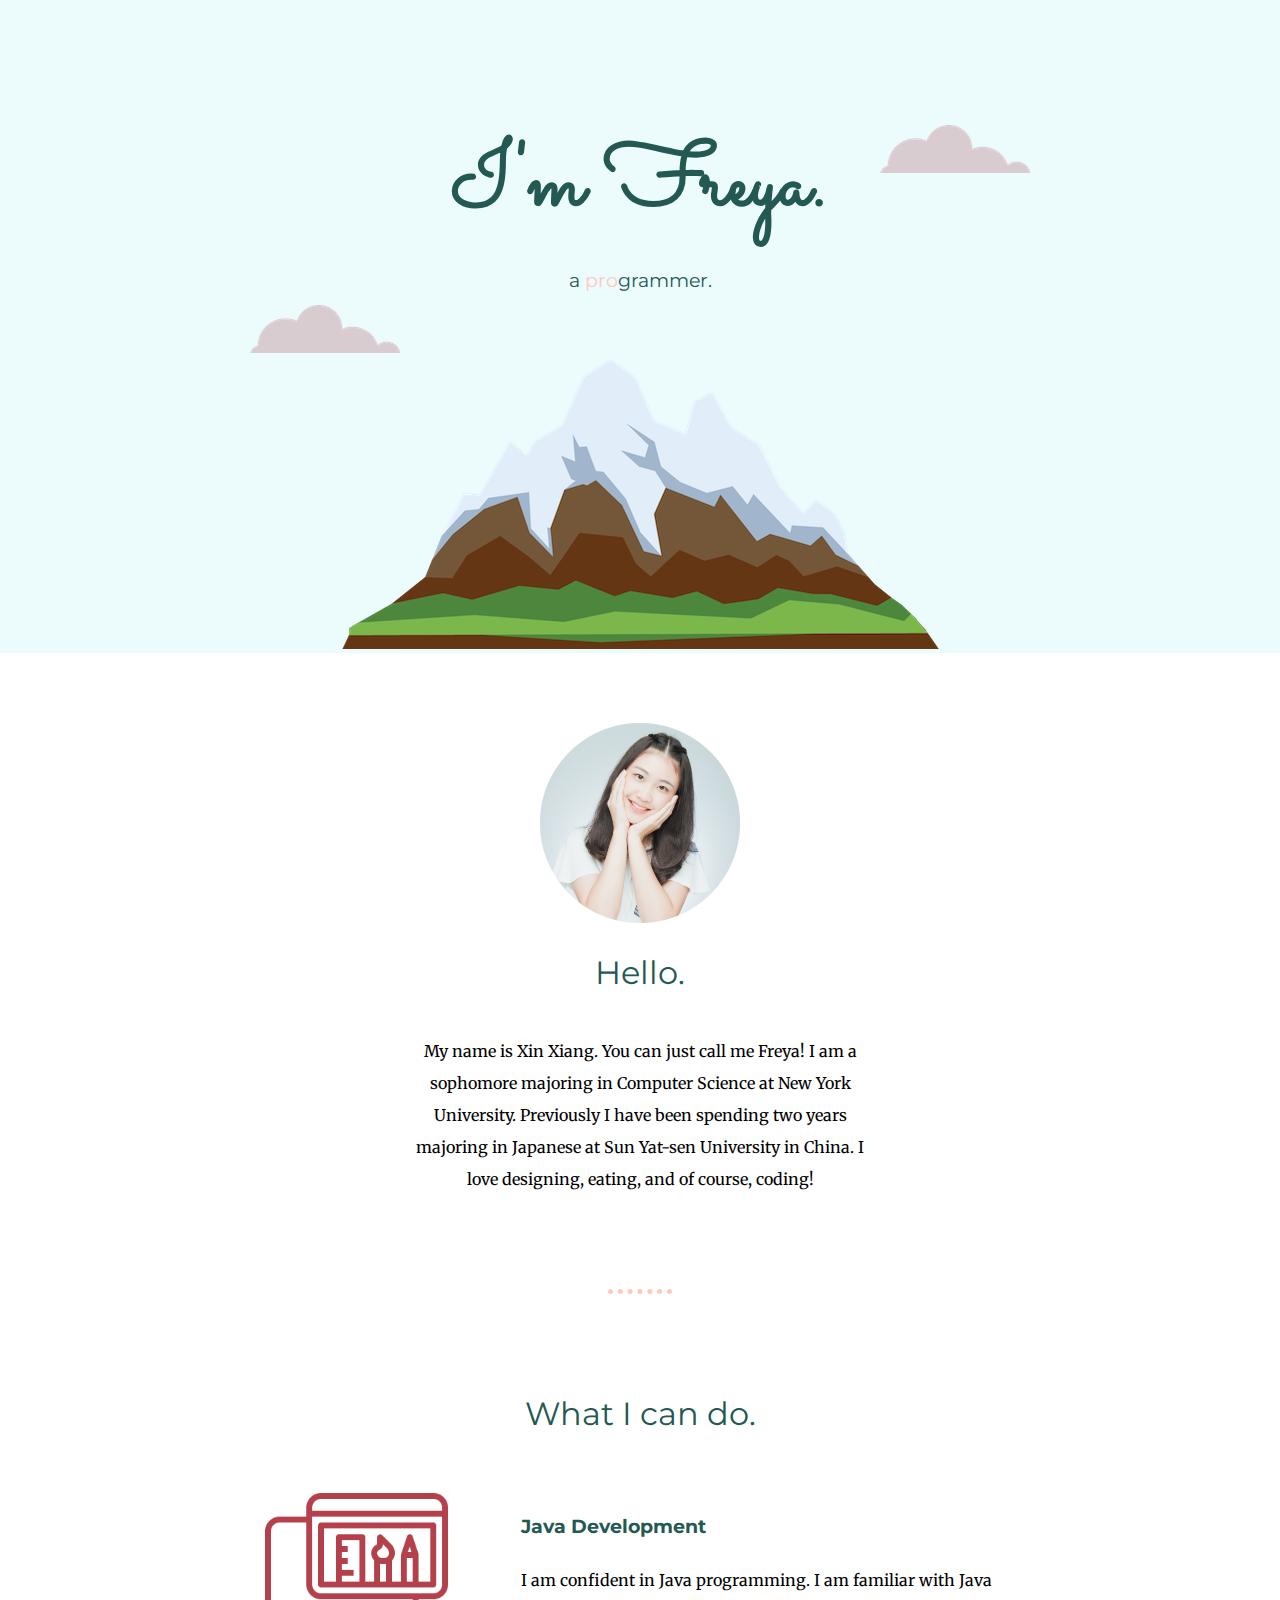
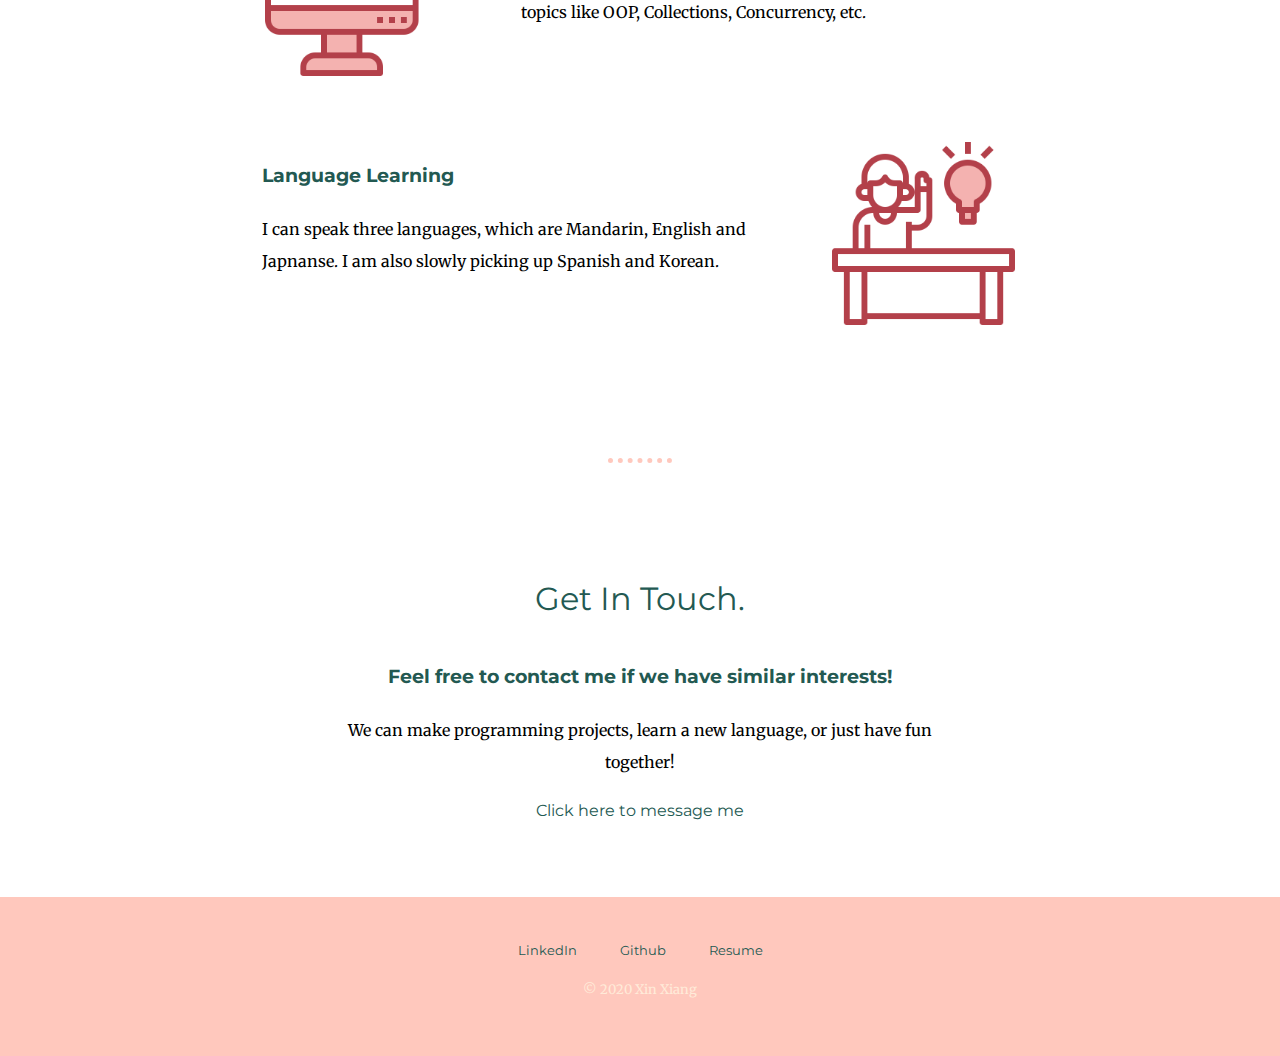
<file: index.html>
<!DOCTYPE html>
<html lang="en" dir="ltr">

<head>
  <meta charset="utf-8">
  <title>Xin Xiang</title>
  <link rel="stylesheet" href="css/styles.css">
  <link rel="icon" href="favicon.ico">
  <link href="https://fonts.googleapis.com/css2?family=Merriweather:ital@1&family=Montserrat:wght@500&family=Sacramento&display=swap" rel="stylesheet">
</head>

<body>
  <div class="first-container">
    <img class="top-cloud" src="images/cloud.png" alt="cloud-img">
    <h1>I'm Freya.</h1>
    <h2 class="heading2">a <span>pro</span>grammer.</h2>
    <img class="bottom-cloud" src="images/cloud.png" alt="cloud-img">
    <img class="mountain" src="images/mountain.png" alt="mountain-img">
  </div>

  <div class="middle-container">

    <div class="profile">
      <img src="images/freyaPic.png" alt="freya's picture" width="200" height="200">
      <h2>Hello.</h2>
      <p class="self-intro">My name is Xin Xiang. You can just call me Freya! I am a sophomore majoring in Computer Science at New York University. Previously I have been spending two years majoring in Japanese at Sun Yat-sen University in China. 
        I love designing, eating, and of course, coding!</p>
    </div>

    <hr>

    <div class="skills">
      <h2>What I can do.</h2>
      <div class="skill-row">
        <img class="skill-img1" src="images/new1.png" alt="web_picture">
        <h3>Java Development</h3>
        <p>I am confident in Java programming. I am familiar with Java topics like OOP, Collections, Concurrency, etc.</p>
      </div>
      <div class="skill-row">
        <img class="skill-img2" src="images/new2.png" alt="ios_picture">
        <h3>Language Learning</h3>
        <p>I can speak three languages, which are Mandarin, English and Japnanse. I am also slowly picking up Spanish and Korean.</p>
      </div>
    </div>

    <hr>

    <div class="contact-me">
      <h2>Get In Touch.</h2>
      <h3>Feel free to contact me if we have similar interests!</h3>
      <p>We can make programming projects, learn a new language, or just have fun together!</p>
      <a href="xiangxin0511@gmail.com" class="btn">Click here to message me</a>
    </div>
  </div>


  <div class="bottom-container">
    <a class="footer-link" href="https://www.linkedin.com/in/xin-freya-xiang-900b801a1/">LinkedIn</a>
    <a class="footer-link" href="https://github.com/FreyaXiang">Github</a>
    <a class="footer-link" href="https://github.com/FreyaXiang">Resume</a>
    <p>© 2020 Xin Xiang</p>
  </div>


</body>

</html>
</file>
<file: css/styles.css>
body {
  margin: 0;
  padding: 0;
  text-align: center;
  font-family: 'Merriweather', serif;
}

span {
  color: #ffc8bd;
}

h1 {
  color: #235952;
  margin: 50px auto 0 auto;
  font-family: 'Sacramento', cursive;
  font-size: 5.625rem;
}

h2 {
  color: #235952;
  font-family: 'Montserrat', sans-serif;
  font-size: 2rem;
  font-weight: normal;
}

h3 {
  color: #235952;
  font-family: 'Montserrat', sans-serif;
}

hr {
  border-style: none;
  border-top-style: dotted;
  border-color: #ffc8bd;
  border-width: 5px;
  width: 5%;
}

a {
  color: #235952;
  font-family: 'Montserrat', sans-serif;
  margin: 10px 20px;
  text-decoration: none;
}

a:hover {
  color: #11999e;
}

.first-container {
  padding-top: 70px;
  background-color: #ecfbfc;
  position: relative;
}

.heading2 {
  margin-bottom: 0;
  font-size: 120%;

}

.profile {
  background-color: white;
  padding: 70px;
}

.self-intro {
  display: inline-block;
  width: 40%;
  line-height: 2;
}

.skills {
  margin: 100px;
}

.skill-row {
  display: inline-block;
  margin: 30px auto 30px auto;
  width: 70%;
  line-height: 2;
  text-align: left;
}

.skill-img1 {
  width: 25%;
  height: 25%;
  float: left;
  margin-right: 70px;
}

.skill-img2 {
  width: 25%;
  height: 25%;
  float: right;
  margin-left: 70px;
}

.contact-me {
  background-color: white;
  display: inline-block;
  width: 50%;
  margin: 70px;
  line-height: 2;
}

.top-cloud {
  position: absolute;
  right: 250px;
  top: 125px;
}

.bottom-cloud {
  position: absolute;
  left: 250px;
  bottom: 300px;
}

.bottom-container {
  font-size: 13px;
  background-color: #ffc8bd;
  color: #ffebd9;
  line-height: 2;
  padding: 40px;
}
</file>
